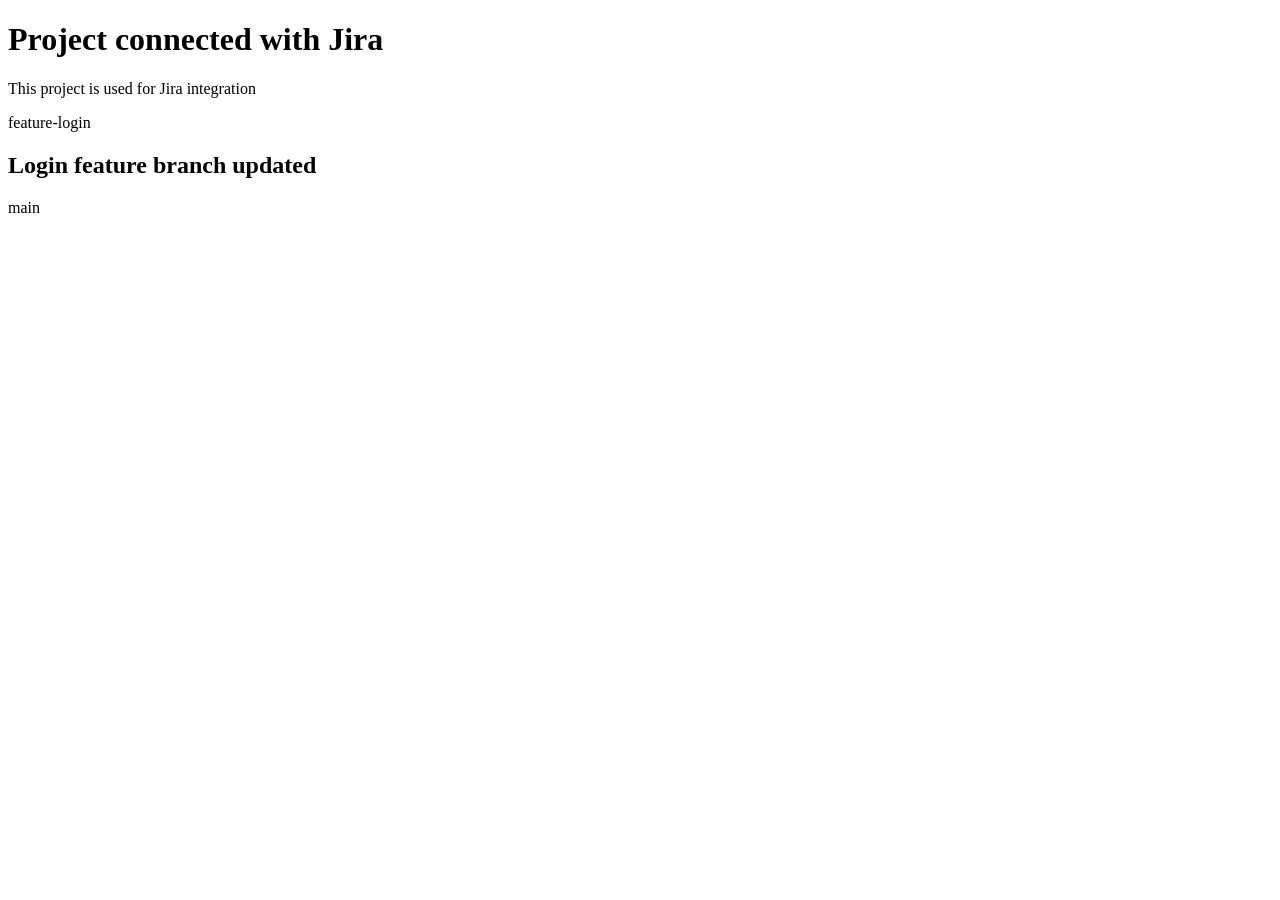
<file: index.html>
<!DOCTYPE html>
<html>
<head>
<title>Jira Project Demo</title>
</head>

<body>
<h1>Project connected with Jira</h1>
<p>This project is used for Jira integration</p>
</body>

</html>
 feature-login
<h2>Login feature branch updated</h2>
main
</file>
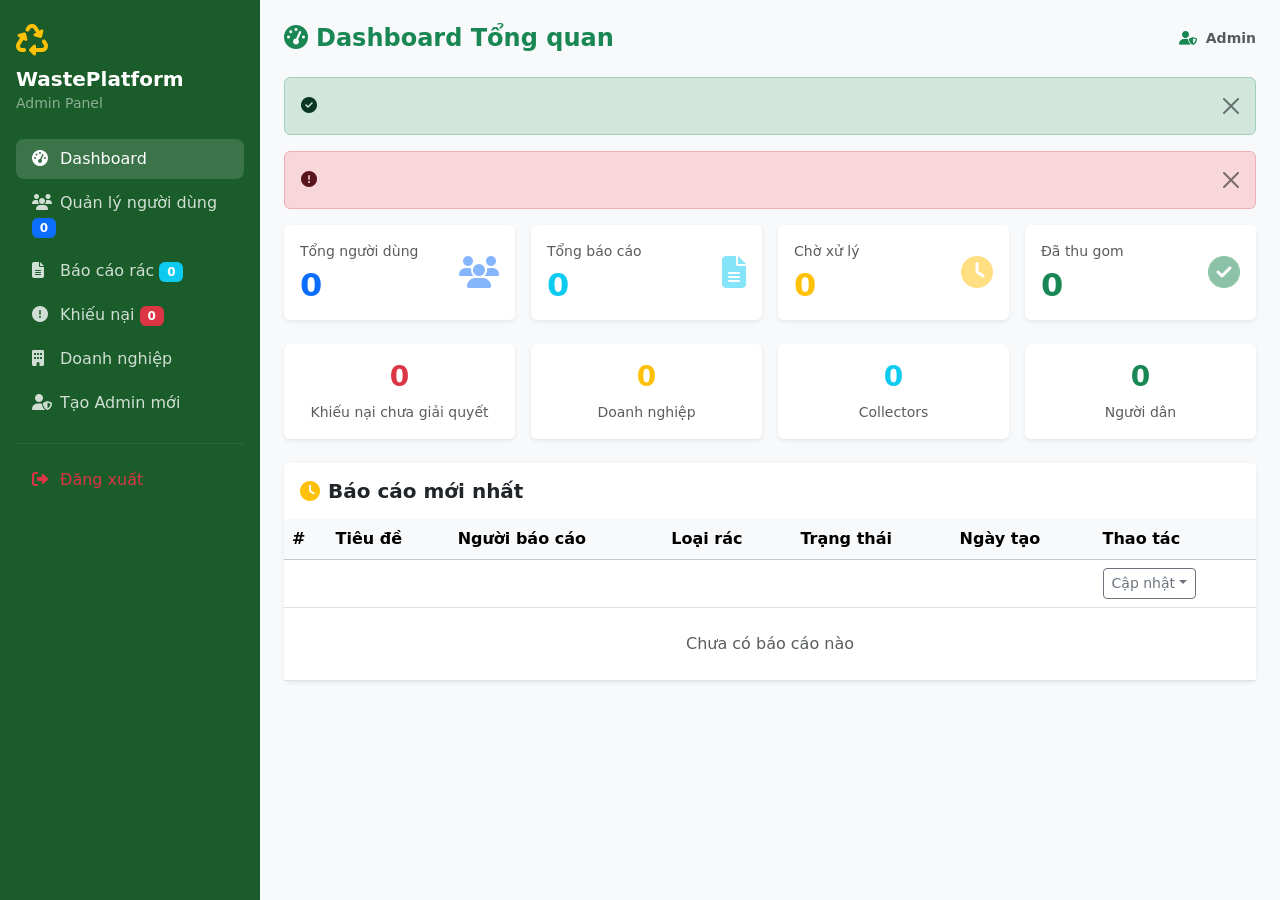
<file: src/main/resources/templates/admin/dashboard.html>
<!DOCTYPE html>
<html lang="vi" xmlns:th="http://www.thymeleaf.org">
<head>
    <meta charset="UTF-8"/>
    <meta name="viewport" content="width=device-width, initial-scale=1.0"/>
    <title>Admin Dashboard</title>
    <link href="https://cdn.jsdelivr.net/npm/bootstrap@5.3.0/dist/css/bootstrap.min.css" rel="stylesheet"/>
    <link href="https://cdnjs.cloudflare.com/ajax/libs/font-awesome/6.4.0/css/all.min.css" rel="stylesheet"/>
    <style>
        .stat-card { border-left: 4px solid; transition: transform 0.2s; }
        .stat-card:hover { transform: translateY(-3px); }
        .sidebar { background: #1a5c2a; min-height: 100vh; }
        .sidebar .nav-link { color: rgba(255,255,255,0.8); border-radius: 8px; margin-bottom: 4px; }
        .sidebar .nav-link:hover, .sidebar .nav-link.active { background: rgba(255,255,255,0.15); color: white; }
        .sidebar .nav-link i { width: 20px; }
        .main-content { background: #f8f9fa; min-height: 100vh; }
    </style>
</head>
<body>
<div class="d-flex">

    <!-- Sidebar -->
    <div class="sidebar p-3" style="width: 260px; position: fixed; top: 0; left: 0; z-index: 100;">
        <div class="text-white mb-4 pt-2">
            <i class="fas fa-recycle fa-2x text-warning"></i>
            <h5 class="fw-bold mt-2 mb-0">WastePlatform</h5>
            <small class="text-white-50">Admin Panel</small>
        </div>
        <nav class="nav flex-column">
            <a class="nav-link active" href="#" onclick="showSection('dashboard-section', this)">
                <i class="fas fa-tachometer-alt me-2"></i>Dashboard
            </a>
            <a class="nav-link" href="#" onclick="showSection('users-section', this)">
                <i class="fas fa-users me-2"></i>Quản lý người dùng
                <span class="badge bg-primary ms-auto" th:text="${totalUsers}">0</span>
            </a>
            <a class="nav-link" href="#" onclick="showSection('reports-section', this)">
                <i class="fas fa-file-alt me-2"></i>Báo cáo rác
                <span class="badge bg-info ms-auto" th:text="${totalReports}">0</span>
            </a>
            <a class="nav-link" href="#" onclick="showSection('complaints-section', this)">
                <i class="fas fa-exclamation-circle me-2"></i>Khiếu nại
                <span class="badge bg-danger ms-auto" th:text="${openComplaintsCount}">0</span>
            </a>
            <a class="nav-link" href="#" onclick="showSection('enterprises-section', this)">
                <i class="fas fa-building me-2"></i>Doanh nghiệp
            </a>
            <a class="nav-link" href="#" onclick="showSection('create-admin-section', this)">
                <i class="fas fa-user-shield me-2"></i>Tạo Admin mới
            </a>
            <hr class="border-secondary"/>
            <form th:action="@{/auth/logout}" method="post">
                <button type="submit" class="nav-link btn btn-link text-start w-100 text-danger">
                    <i class="fas fa-sign-out-alt me-2"></i>Đăng xuất
                </button>
            </form>
        </nav>
    </div>

    <!-- Main Content -->
    <div class="main-content flex-grow-1 p-4" style="margin-left: 260px;">

        <!-- Top bar -->
        <div class="d-flex justify-content-between align-items-center mb-4">
            <h4 class="fw-bold text-success mb-0" id="page-title">
                <i class="fas fa-tachometer-alt me-2"></i>Dashboard Tổng quan
            </h4>
            <span class="text-muted small">
                <i class="fas fa-user-shield me-1 text-success"></i>
                <strong th:text="${currentAdmin != null ? (currentAdmin.fullName != null ? currentAdmin.fullName : currentAdmin.username) : 'Admin'}">Admin</strong>
            </span>
        </div>

        <!-- Alerts -->
        <div th:if="${successMsg}" class="alert alert-success alert-dismissible fade show">
            <i class="fas fa-check-circle me-2"></i>
            <span th:text="${successMsg}"></span>
            <button type="button" class="btn-close" data-bs-dismiss="alert"></button>
        </div>
        <div th:if="${errorMsg}" class="alert alert-danger alert-dismissible fade show">
            <i class="fas fa-exclamation-circle me-2"></i>
            <span th:text="${errorMsg}"></span>
            <button type="button" class="btn-close" data-bs-dismiss="alert"></button>
        </div>

        <!-- ══ DASHBOARD ══ -->
        <div id="dashboard-section">
            <div class="row g-3 mb-4">
                <div class="col-md-3">
                    <div class="card border-0 shadow-sm stat-card border-primary p-3">
                        <div class="d-flex justify-content-between align-items-center">
                            <div>
                                <p class="text-muted small mb-1">Tổng người dùng</p>
                                <h2 class="fw-bold text-primary mb-0" th:text="${totalUsers}">0</h2>
                            </div>
                            <i class="fas fa-users fa-2x text-primary opacity-50"></i>
                        </div>
                    </div>
                </div>
                <div class="col-md-3">
                    <div class="card border-0 shadow-sm stat-card border-info p-3">
                        <div class="d-flex justify-content-between align-items-center">
                            <div>
                                <p class="text-muted small mb-1">Tổng báo cáo</p>
                                <h2 class="fw-bold text-info mb-0" th:text="${totalReports}">0</h2>
                            </div>
                            <i class="fas fa-file-alt fa-2x text-info opacity-50"></i>
                        </div>
                    </div>
                </div>
                <div class="col-md-3">
                    <div class="card border-0 shadow-sm stat-card border-warning p-3">
                        <div class="d-flex justify-content-between align-items-center">
                            <div>
                                <p class="text-muted small mb-1">Chờ xử lý</p>
                                <h2 class="fw-bold text-warning mb-0" th:text="${pendingReports}">0</h2>
                            </div>
                            <i class="fas fa-clock fa-2x text-warning opacity-50"></i>
                        </div>
                    </div>
                </div>
                <div class="col-md-3">
                    <div class="card border-0 shadow-sm stat-card border-success p-3">
                        <div class="d-flex justify-content-between align-items-center">
                            <div>
                                <p class="text-muted small mb-1">Đã thu gom</p>
                                <h2 class="fw-bold text-success mb-0" th:text="${collectedReports}">0</h2>
                            </div>
                            <i class="fas fa-check-circle fa-2x text-success opacity-50"></i>
                        </div>
                    </div>
                </div>
            </div>

            <div class="row g-3 mb-4">
                <div class="col-md-3">
                    <div class="card border-0 shadow-sm text-center p-3">
                        <h3 class="fw-bold text-danger" th:text="${openComplaintsCount}">0</h3>
                        <p class="text-muted small mb-0">Khiếu nại chưa giải quyết</p>
                    </div>
                </div>
                <div class="col-md-3">
                    <div class="card border-0 shadow-sm text-center p-3">
                        <h3 class="fw-bold text-warning" th:text="${totalEnterprise}">0</h3>
                        <p class="text-muted small mb-0">Doanh nghiệp</p>
                    </div>
                </div>
                <div class="col-md-3">
                    <div class="card border-0 shadow-sm text-center p-3">
                        <h3 class="fw-bold text-info" th:text="${totalCollector}">0</h3>
                        <p class="text-muted small mb-0">Collectors</p>
                    </div>
                </div>
                <div class="col-md-3">
                    <div class="card border-0 shadow-sm text-center p-3">
                        <h3 class="fw-bold text-success" th:text="${totalCitizen}">0</h3>
                        <p class="text-muted small mb-0">Người dân</p>
                    </div>
                </div>
            </div>

            <!-- Recent Reports -->
            <div class="card border-0 shadow-sm">
                <div class="card-header bg-white border-0 py-3">
                    <h5 class="fw-bold mb-0"><i class="fas fa-clock me-2 text-warning"></i>Báo cáo mới nhất</h5>
                </div>
                <div class="card-body p-0">
                    <div class="table-responsive">
                        <table class="table table-hover align-middle mb-0">
                            <thead class="table-light">
                                <tr><th>#</th><th>Tiêu đề</th><th>Người báo cáo</th><th>Loại rác</th><th>Trạng thái</th><th>Ngày tạo</th><th>Thao tác</th></tr>
                            </thead>
                            <tbody>
                                <tr th:each="report : ${recentReports}">
                                    <td th:text="${report.id}" class="text-muted small"></td>
                                    <td class="fw-semibold" th:text="${report.title}"></td>
                                    <td th:text="${report.citizen.fullName}"></td>
                                    <td><span class="badge bg-secondary" th:text="${report.wasteType.name}"></span></td>
                                    <td>
                                        <span class="badge rounded-pill"
                                              th:classappend="${report.status == 'PENDING'} ? 'bg-warning text-dark' :
                                                              (${report.status == 'COLLECTED'} ? 'bg-success' :
                                                              (${report.status == 'REJECTED'} ? 'bg-danger' : 'bg-info'))"
                                              th:text="${report.status}"></span>
                                    </td>
                                    <td class="text-muted small" th:text="${#temporals.format(report.createdAt, 'dd/MM/yyyy')}"></td>
                                    <td>
                                        <div class="dropdown">
                                            <button class="btn btn-sm btn-outline-secondary dropdown-toggle" type="button" data-bs-toggle="dropdown">Cập nhật</button>
                                            <ul class="dropdown-menu">
                                                <li th:each="s : ${ {'PENDING','ACCEPTED','ASSIGNED','ON_THE_WAY','COLLECTED','REJECTED'} }">
                                                    <form th:action="@{/admin/reports/{id}/status(id=${report.id})}" method="post">
                                                        <input type="hidden" name="status" th:value="${s}"/>
                                                        <button type="submit" class="dropdown-item" th:text="${s}"></button>
                                                    </form>
                                                </li>
                                            </ul>
                                        </div>
                                    </td>
                                </tr>
                                <tr th:if="${#lists.isEmpty(recentReports)}">
                                    <td colspan="7" class="text-center py-4 text-muted">Chưa có báo cáo nào</td>
                                </tr>
                            </tbody>
                        </table>
                    </div>
                </div>
            </div>
        </div>

        <!-- ══ USERS ══ -->
        <div id="users-section" class="d-none">
            <div class="card border-0 shadow-sm">
                <div class="card-header bg-white border-0 py-3 d-flex justify-content-between">
                    <h5 class="fw-bold mb-0"><i class="fas fa-users me-2 text-primary"></i>Quản lý người dùng</h5>
                    <select id="roleFilter" class="form-select form-select-sm" style="width:150px" onchange="filterUsers(this.value)">
                        <option value="all">Tất cả</option>
                        <option value="CITIZEN">Citizen</option>
                        <option value="COLLECTOR">Collector</option>
                        <option value="ENTERPRISE">Enterprise</option>
                        <option value="ADMIN">Admin</option>
                    </select>
                </div>
                <div class="card-body p-0">
                    <div class="table-responsive">
                        <table class="table table-hover align-middle mb-0" id="usersTable">
                            <thead class="table-light">
                                <tr><th>#</th><th>Username</th><th>Họ tên</th><th>Email</th><th>SĐT</th><th>Vai trò</th><th>Điểm</th><th>Trạng thái</th><th>Thao tác</th></tr>
                            </thead>
                            <tbody>
                                <tr th:each="u : ${allUsers}" th:attr="data-role=${u.role.name}">
                                    <td th:text="${u.id}" class="text-muted small"></td>
                                    <td class="fw-semibold" th:text="${u.username}"></td>
                                    <td th:text="${u.fullName}"></td>
                                    <td class="text-muted small" th:text="${u.email}"></td>
                                    <td class="text-muted small" th:text="${u.phone != null ? u.phone : '-'}"></td>
                                    <td>
                                        <span class="badge"
                                              th:classappend="${u.role.name == 'ADMIN'} ? 'bg-danger' :
                                                              (${u.role.name == 'CITIZEN'} ? 'bg-primary' :
                                                              (${u.role.name == 'ENTERPRISE'} ? 'bg-warning text-dark' : 'bg-info'))"
                                              th:text="${u.role.name}"></span>
                                    </td>
                                    <td th:text="${u.rewardPoints}"></td>
                                    <td>
                                        <span class="badge" th:classappend="${u.isActive} ? 'bg-success' : 'bg-secondary'"
                                              th:text="${u.isActive ? 'Active' : 'Inactive'}"></span>
                                    </td>
                                    <td>
                                        <div class="d-flex gap-1">
                                            <form th:action="@{/admin/users/{id}/toggle-active(id=${u.id})}" method="post">
                                                <button type="submit" class="btn btn-sm"
                                                        th:classappend="${u.isActive} ? 'btn-outline-danger' : 'btn-outline-success'"
                                                        th:text="${u.isActive ? 'Khóa' : 'Kích hoạt'}"></button>
                                            </form>
                                            <button class="btn btn-sm btn-outline-warning" data-bs-toggle="modal"
                                                    th:attr="data-bs-target='#changeRoleModal' + ${u.id}">
                                                <i class="fas fa-user-cog"></i>
                                            </button>
                                        </div>
                                    </td>
                                </tr>
                            </tbody>
                        </table>
                    </div>
                </div>
            </div>
        </div>

        <!-- ══ REPORTS ══ -->
        <div id="reports-section" class="d-none">
            <div class="card border-0 shadow-sm">
                <div class="card-header bg-white border-0 py-3">
                    <h5 class="fw-bold mb-0"><i class="fas fa-file-alt me-2 text-info"></i>Tất cả báo cáo rác</h5>
                </div>
                <div class="card-body p-0">
                    <div class="table-responsive">
                        <table class="table table-hover align-middle mb-0">
                            <thead class="table-light">
                                <tr><th>#</th><th>Tiêu đề</th><th>Người báo cáo</th><th>Loại rác</th><th>Địa chỉ</th><th>Trạng thái</th><th>Điểm</th><th>Ngày tạo</th><th>Thao tác</th></tr>
                            </thead>
                            <tbody>
                                <tr th:each="report : ${allReports}">
                                    <td th:text="${report.id}" class="text-muted small"></td>
                                    <td class="fw-semibold" th:text="${report.title}"></td>
                                    <td th:text="${report.citizen.fullName}"></td>
                                    <td><span class="badge bg-secondary" th:text="${report.wasteType.name}"></span></td>
                                    <td class="text-muted small" th:text="${report.address}"></td>
                                    <td>
                                        <span class="badge rounded-pill"
                                              th:classappend="${report.status == 'PENDING'} ? 'bg-warning text-dark' :
                                                              (${report.status == 'COLLECTED'} ? 'bg-success' :
                                                              (${report.status == 'REJECTED'} ? 'bg-danger' : 'bg-info'))"
                                              th:text="${report.status}"></span>
                                    </td>
                                    <td>
                                        <span class="text-success fw-bold" th:if="${report.rewardPointsEarned > 0}"
                                              th:text="'+' + ${report.rewardPointsEarned}"></span>
                                        <span class="text-muted" th:unless="${report.rewardPointsEarned > 0}">-</span>
                                    </td>
                                    <td class="text-muted small" th:text="${#temporals.format(report.createdAt, 'dd/MM/yyyy')}"></td>
                                    <td>
                                        <div class="dropdown">
                                            <button class="btn btn-sm btn-outline-secondary dropdown-toggle" type="button" data-bs-toggle="dropdown">Status</button>
                                            <ul class="dropdown-menu">
                                                <li th:each="s : ${ {'PENDING','ACCEPTED','ASSIGNED','ON_THE_WAY','COLLECTED','REJECTED'} }">
                                                    <form th:action="@{/admin/reports/{id}/status(id=${report.id})}" method="post">
                                                        <input type="hidden" name="status" th:value="${s}"/>
                                                        <button type="submit" class="dropdown-item" th:text="${s}"></button>
                                                    </form>
                                                </li>
                                            </ul>
                                        </div>
                                    </td>
                                </tr>
                                <tr th:if="${#lists.isEmpty(allReports)}">
                                    <td colspan="9" class="text-center py-4 text-muted">Chưa có báo cáo nào</td>
                                </tr>
                            </tbody>
                        </table>
                    </div>
                </div>
            </div>
        </div>

        <!-- ══ COMPLAINTS ══ -->
        <div id="complaints-section" class="d-none">
            <div class="card border-0 shadow-sm">
                <div class="card-header bg-white border-0 py-3 d-flex justify-content-between align-items-center">
                    <h5 class="fw-bold mb-0"><i class="fas fa-exclamation-circle me-2 text-danger"></i>Quản lý khiếu nại</h5>
                    <span class="badge bg-danger fs-6" th:text="'Chưa giải quyết: ' + ${openComplaintsCount}"></span>
                </div>
                <div class="card-body p-0">
                    <div th:if="${allComplaints == null or #lists.isEmpty(allComplaints)}" class="text-center py-5 text-muted">
                        <i class="fas fa-smile fa-3x mb-3 d-block text-success"></i>Không có khiếu nại nào!
                    </div>
                    <div class="table-responsive" th:unless="${allComplaints == null or #lists.isEmpty(allComplaints)}">
                        <table class="table table-hover align-middle mb-0">
                            <thead class="table-light">
                                <tr><th>#</th><th>Người khiếu nại</th><th>Tiêu đề</th><th>Nội dung</th><th>Trạng thái</th><th>Ngày</th><th>Thao tác</th></tr>
                            </thead>
                            <tbody>
                                <tr th:each="c : ${allComplaints}" th:classappend="${c.status == 'OPEN'} ? 'table-warning'">
                                    <td th:text="${c.id}" class="text-muted small"></td>
                                    <td>
                                        <span class="fw-semibold" th:text="${c.user.fullName}"></span><br>
                                        <small class="text-muted" th:text="${c.user.email}"></small>
                                    </td>
                                    <td class="fw-semibold" th:text="${c.subject}"></td>
                                    <td class="text-muted small" th:text="${c.content}"></td>
                                    <td>
                                        <span class="badge"
                                              th:classappend="${c.status == 'OPEN'} ? 'bg-danger' :
                                                              (${c.status == 'IN_REVIEW'} ? 'bg-warning text-dark' :
                                                              (${c.status == 'RESOLVED'} ? 'bg-success' : 'bg-secondary'))"
                                              th:text="${c.status == 'OPEN'} ? 'Chờ xử lý' :
                                                       (${c.status == 'IN_REVIEW'} ? 'Đang xem xét' :
                                                       (${c.status == 'RESOLVED'} ? 'Đã giải quyết' : 'Đã đóng'))">
                                        </span>
                                    </td>
                                    <td class="text-muted small" th:text="${#temporals.format(c.createdAt, 'dd/MM/yyyy')}"></td>
                                    <td>
                                        <button class="btn btn-sm btn-primary" data-bs-toggle="modal"
                                                th:attr="data-bs-target='#adminRespondModal' + ${c.id}">
                                            <i class="fas fa-reply me-1"></i>Xử lý
                                        </button>
                                    </td>
                                </tr>
                            </tbody>
                        </table>
                    </div>
                </div>
            </div>
        </div>

        <!-- ══ ENTERPRISES ══ -->
        <div id="enterprises-section" class="d-none">
            <div class="card border-0 shadow-sm">
                <div class="card-header bg-white border-0 py-3">
                    <h5 class="fw-bold mb-0"><i class="fas fa-building me-2 text-warning"></i>Quản lý doanh nghiệp</h5>
                </div>
                <div class="card-body p-0">
                    <div class="table-responsive">
                        <table class="table table-hover align-middle mb-0">
                            <thead class="table-light">
                                <tr><th>#</th><th>Tên công ty</th><th>Người đại diện</th><th>Email</th><th>Giấy phép</th><th>Xác minh</th><th>Thao tác</th></tr>
                            </thead>
                            <tbody>
                                <tr th:each="e : ${allEnterprises}">
                                    <td th:text="${e.id}" class="text-muted small"></td>
                                    <td class="fw-semibold" th:text="${e.companyName}"></td>
                                    <td th:text="${e.user.fullName}"></td>
                                    <td class="text-muted small" th:text="${e.user.email}"></td>
                                    <td class="text-muted small" th:text="${e.licenseNumber != null ? e.licenseNumber : '-'}"></td>
                                    <td>
                                        <span class="badge" th:classappend="${e.isVerified} ? 'bg-success' : 'bg-warning text-dark'"
                                              th:text="${e.isVerified ? 'Đã xác minh' : 'Chưa xác minh'}"></span>
                                    </td>
                                    <td>
                                        <form th:action="@{/admin/enterprises/{id}/verify(id=${e.id})}" method="post">
                                            <button type="submit" class="btn btn-sm"
                                                    th:classappend="${e.isVerified} ? 'btn-outline-danger' : 'btn-outline-success'"
                                                    th:text="${e.isVerified ? 'Hủy xác minh' : 'Xác minh'}"></button>
                                        </form>
                                    </td>
                                </tr>
                                <tr th:if="${#lists.isEmpty(allEnterprises)}">
                                    <td colspan="7" class="text-center py-4 text-muted">Chưa có doanh nghiệp nào</td>
                                </tr>
                            </tbody>
                        </table>
                    </div>
                </div>
            </div>
        </div>

        <!-- ══ CREATE ADMIN ══ -->
        <div id="create-admin-section" class="d-none">
            <div class="row justify-content-center">
                <div class="col-lg-6">
                    <div class="card border-0 shadow-sm mb-4">
                        <div class="card-header bg-danger text-white py-3">
                            <h5 class="fw-bold mb-0"><i class="fas fa-user-shield me-2"></i>Tạo tài khoản Admin mới</h5>
                        </div>
                        <div class="card-body p-4">
                            <form th:action="@{/admin/create-admin}" method="post" onsubmit="return validateAdminForm()">
                                <div class="mb-3">
                                    <label class="form-label fw-semibold">Username *</label>
                                    <input type="text" name="username" class="form-control" placeholder="Nhập username" required minlength="4"/>
                                </div>
                                <div class="mb-3">
                                    <label class="form-label fw-semibold">Email *</label>
                                    <input type="email" name="email" class="form-control" placeholder="Nhập email" required/>
                                </div>
                                <div class="mb-3">
                                    <label class="form-label fw-semibold">Họ và tên *</label>
                                    <input type="text" name="fullName" class="form-control" placeholder="Nhập họ tên" required/>
                                </div>
                                <div class="mb-3">
                                    <label class="form-label fw-semibold">Số điện thoại</label>
                                    <input type="text" name="phone" class="form-control" placeholder="Nhập SĐT"/>
                                </div>
                                <div class="mb-3">
                                    <label class="form-label fw-semibold">Mật khẩu *</label>
                                    <div class="input-group">
                                        <input type="password" name="password" id="adminPassword" class="form-control"
                                               placeholder="Ít nhất 6 ký tự" required minlength="6"/>
                                        <button type="button" class="btn btn-outline-secondary" onclick="togglePassword()">
                                            <i class="fas fa-eye" id="eyeIcon"></i>
                                        </button>
                                    </div>
                                </div>
                                <div class="mb-4">
                                    <label class="form-label fw-semibold">Xác nhận mật khẩu *</label>
                                    <input type="password" name="confirmPassword" id="confirmPassword" class="form-control"
                                           placeholder="Nhập lại mật khẩu" required minlength="6" oninput="checkPasswordMatch()"/>
                                    <div id="passwordMatch" class="form-text"></div>
                                </div>
                                <div class="alert alert-warning small">
                                    <i class="fas fa-exclamation-triangle me-1"></i>
                                    Tài khoản Admin có toàn quyền quản trị. Chỉ tạo cho người tin cậy!
                                </div>
                                <button type="submit" class="btn btn-danger w-100 fw-bold" id="createAdminBtn">
                                    <i class="fas fa-user-shield me-2"></i>Tạo tài khoản Admin
                                </button>
                            </form>
                        </div>
                    </div>

                    <!-- Danh sách Admin -->
                    <div class="card border-0 shadow-sm">
                        <div class="card-header bg-white border-0 py-3">
                            <h5 class="fw-bold mb-0"><i class="fas fa-shield-alt me-2 text-danger"></i>Danh sách Admin</h5>
                        </div>
                        <div class="card-body p-0">
                            <table class="table table-hover align-middle mb-0">
                                <thead class="table-light">
                                    <tr><th>Username</th><th>Họ tên</th><th>Email</th><th>Trạng thái</th><th>Thao tác</th></tr>
                                </thead>
                                <tbody>
                                    <tr th:each="u : ${allUsers}" th:if="${u.role.name == 'ADMIN'}">
                                        <td class="fw-semibold" th:text="${u.username}"></td>
                                        <td th:text="${u.fullName}"></td>
                                        <td class="text-muted small" th:text="${u.email}"></td>
                                        <td>
                                            <span class="badge" th:classappend="${u.isActive} ? 'bg-success' : 'bg-secondary'"
                                                  th:text="${u.isActive ? 'Active' : 'Inactive'}"></span>
                                        </td>
                                        <td>
                                            <form th:action="@{/admin/users/{id}/toggle-active(id=${u.id})}" method="post">
                                                <button type="submit" class="btn btn-sm"
                                                        th:classappend="${u.isActive} ? 'btn-outline-danger' : 'btn-outline-success'"
                                                        th:text="${u.isActive ? 'Khóa' : 'Kích hoạt'}"></button>
                                            </form>
                                        </td>
                                    </tr>
                                </tbody>
                            </table>
                        </div>
                    </div>
                </div>
            </div>
        </div>

    </div>
</div>

<!-- Change Role Modals -->
<div th:each="u : ${allUsers}">
    <div class="modal fade" th:id="'changeRoleModal' + ${u.id}" tabindex="-1">
        <div class="modal-dialog modal-sm">
            <div class="modal-content">
                <div class="modal-header">
                    <h5 class="modal-title">Đổi vai trò</h5>
                    <button type="button" class="btn-close" data-bs-dismiss="modal"></button>
                </div>
                <form th:action="@{/admin/users/{id}/change-role(id=${u.id})}" method="post">
                    <div class="modal-body">
                        <p class="fw-semibold" th:text="${u.username}"></p>
                        <select name="roleName" class="form-select">
                            <option value="CITIZEN" th:selected="${u.role.name == 'CITIZEN'}">CITIZEN</option>
                            <option value="COLLECTOR" th:selected="${u.role.name == 'COLLECTOR'}">COLLECTOR</option>
                            <option value="ENTERPRISE" th:selected="${u.role.name == 'ENTERPRISE'}">ENTERPRISE</option>
                            <option value="ADMIN" th:selected="${u.role.name == 'ADMIN'}">ADMIN</option>
                        </select>
                    </div>
                    <div class="modal-footer">
                        <button type="button" class="btn btn-secondary btn-sm" data-bs-dismiss="modal">Hủy</button>
                        <button type="submit" class="btn btn-warning btn-sm">Cập nhật</button>
                    </div>
                </form>
            </div>
        </div>
    </div>
</div>

<!-- Complaint Modals -->
<div th:each="c : ${allComplaints}">
    <div class="modal fade" th:id="'adminRespondModal' + ${c.id}" tabindex="-1">
        <div class="modal-dialog">
            <div class="modal-content">
                <div class="modal-header bg-danger text-white">
                    <h5 class="modal-title"><i class="fas fa-gavel me-2"></i>Xử lý khiếu nại #<span th:text="${c.id}"></span></h5>
                    <button type="button" class="btn-close btn-close-white" data-bs-dismiss="modal"></button>
                </div>
                <form th:action="@{/admin/complaints/{id}/resolve(id=${c.id})}" method="post">
                    <div class="modal-body">
                        <div class="p-3 bg-light rounded mb-3">
                            <small class="text-muted">Người khiếu nại:</small>
                            <p class="fw-semibold mb-1" th:text="${c.user.fullName}"></p>
                            <small class="text-muted">Nội dung:</small>
                            <p class="mb-0" th:text="${c.content}"></p>
                        </div>
                        <div class="mb-3">
                            <label class="form-label fw-semibold">Quyết định *</label>
                            <select name="status" class="form-select" required>
                                <option value="IN_REVIEW">Đang xem xét</option>
                                <option value="RESOLVED">Đã giải quyết</option>
                                <option value="CLOSED">Đóng - Bác bỏ</option>
                            </select>
                        </div>
                        <div class="mb-3">
                            <label class="form-label fw-semibold">Phản hồi *</label>
                            <textarea name="adminResponse" class="form-control" rows="4"
                                      placeholder="Nhập phản hồi..." required></textarea>
                        </div>
                    </div>
                    <div class="modal-footer">
                        <button type="button" class="btn btn-secondary" data-bs-dismiss="modal">Hủy</button>
                        <button type="submit" class="btn btn-danger"><i class="fas fa-gavel me-1"></i>Xác nhận</button>
                    </div>
                </form>
            </div>
        </div>
    </div>
</div>

<script src="https://cdn.jsdelivr.net/npm/bootstrap@5.3.0/dist/js/bootstrap.bundle.min.js"></script>
<script>
    function showSection(sectionId, link) {
        document.querySelectorAll('[id$="-section"]').forEach(s => s.classList.add('d-none'));
        document.getElementById(sectionId).classList.remove('d-none');
        document.querySelectorAll('.sidebar .nav-link').forEach(l => l.classList.remove('active'));
        link.classList.add('active');
        const titles = {
            'dashboard-section': '<i class="fas fa-tachometer-alt me-2"></i>Dashboard Tổng quan',
            'users-section': '<i class="fas fa-users me-2"></i>Quản lý người dùng',
            'reports-section': '<i class="fas fa-file-alt me-2"></i>Báo cáo rác',
            'complaints-section': '<i class="fas fa-exclamation-circle me-2"></i>Khiếu nại',
            'enterprises-section': '<i class="fas fa-building me-2"></i>Doanh nghiệp',
            'create-admin-section': '<i class="fas fa-user-shield me-2"></i>Tạo Admin mới'
        };
        document.getElementById('page-title').innerHTML = titles[sectionId] || '';
        return false;
    }

    function filterUsers(role) {
        document.querySelectorAll('#usersTable tbody tr').forEach(row => {
            row.style.display = (role === 'all' || row.dataset.role === role) ? '' : 'none';
        });
    }

    function togglePassword() {
        const input = document.getElementById('adminPassword');
        const icon = document.getElementById('eyeIcon');
        if (input.type === 'password') {
            input.type = 'text';
            icon.classList.replace('fa-eye', 'fa-eye-slash');
        } else {
            input.type = 'password';
            icon.classList.replace('fa-eye-slash', 'fa-eye');
        }
    }

    function checkPasswordMatch() {
        const pwd = document.getElementById('adminPassword').value;
        const confirm = document.getElementById('confirmPassword').value;
        const msg = document.getElementById('passwordMatch');
        const btn = document.getElementById('createAdminBtn');
        if (!confirm) { msg.innerHTML = ''; return; }
        if (pwd === confirm) {
            msg.innerHTML = '<span class="text-success"><i class="fas fa-check me-1"></i>Mật khẩu khớp</span>';
            btn.disabled = false;
        } else {
            msg.innerHTML = '<span class="text-danger"><i class="fas fa-times me-1"></i>Mật khẩu không khớp</span>';
            btn.disabled = true;
        }
    }

    function validateAdminForm() {
        const pwd = document.getElementById('adminPassword').value;
        const confirm = document.getElementById('confirmPassword').value;
        if (pwd !== confirm) { alert('Mật khẩu không khớp!'); return false; }
        return true;
    }
</script>
</body>
</html>
</file>
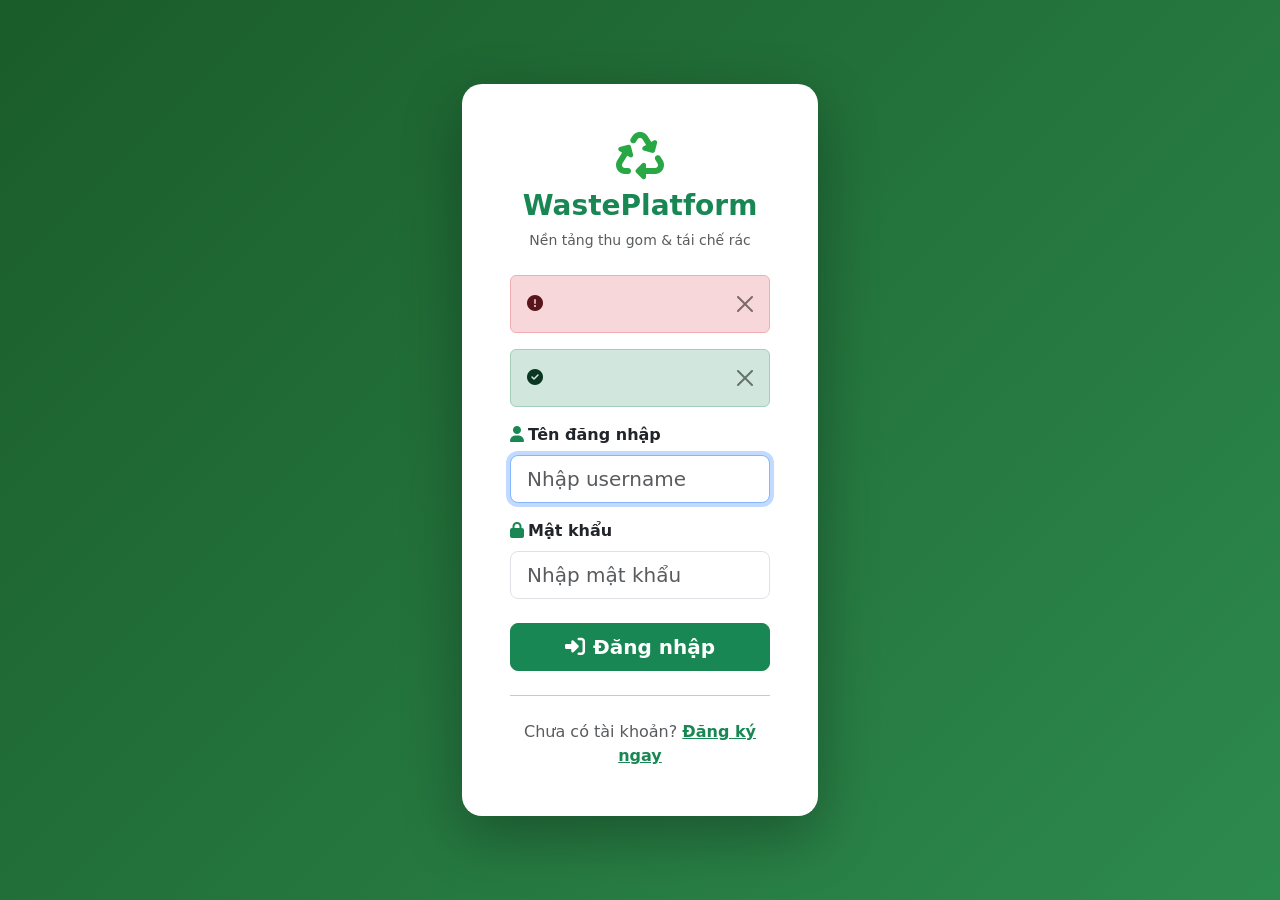
<file: src/main/resources/templates/auth/login.html>
<!DOCTYPE html>
<html lang="vi" xmlns:th="http://www.thymeleaf.org">
<head>
    <meta charset="UTF-8"/>
    <meta name="viewport" content="width=device-width, initial-scale=1.0"/>
    <title>Đăng nhập - WastePlatform</title>
    <link href="https://cdn.jsdelivr.net/npm/bootstrap@5.3.0/dist/css/bootstrap.min.css" rel="stylesheet"/>
    <link href="https://cdnjs.cloudflare.com/ajax/libs/font-awesome/6.4.0/css/all.min.css" rel="stylesheet"/>
    <style>
        body { background: linear-gradient(135deg, #1a5c2a 0%, #2d8a4e 100%); min-height: 100vh; }
        .login-card { border-radius: 20px; box-shadow: 0 20px 60px rgba(0,0,0,0.3); }
        .brand-icon { font-size: 3rem; color: #28a745; }
    </style>
</head>
<body class="d-flex align-items-center justify-content-center">
<div class="container">
    <div class="row justify-content-center">
        <div class="col-md-5 col-lg-4">
            <div class="card login-card border-0">
                <div class="card-body p-5">
                    <div class="text-center mb-4">
                        <i class="fas fa-recycle brand-icon"></i>
                        <h3 class="fw-bold mt-2 text-success">WastePlatform</h3>
                        <p class="text-muted small">Nền tảng thu gom & tái chế rác</p>
                    </div>

                    <!-- Alert messages -->
                    <div th:if="${errorMsg}" class="alert alert-danger alert-dismissible fade show" role="alert">
                        <i class="fas fa-exclamation-circle me-2"></i>
                        <span th:text="${errorMsg}"></span>
                        <button type="button" class="btn-close" data-bs-dismiss="alert"></button>
                    </div>
                    <div th:if="${successMsg}" class="alert alert-success alert-dismissible fade show" role="alert">
                        <i class="fas fa-check-circle me-2"></i>
                        <span th:text="${successMsg}"></span>
                        <button type="button" class="btn-close" data-bs-dismiss="alert"></button>
                    </div>

                    <!-- Login Form -->
                    <form th:action="@{/auth/login}" method="post">
                        <div class="mb-3">
                            <label class="form-label fw-semibold">
                                <i class="fas fa-user me-1 text-success"></i>Tên đăng nhập
                            </label>
                            <input type="text" name="username" class="form-control form-control-lg"
                                   placeholder="Nhập username" required autofocus/>
                        </div>
                        <div class="mb-4">
                            <label class="form-label fw-semibold">
                                <i class="fas fa-lock me-1 text-success"></i>Mật khẩu
                            </label>
                            <input type="password" name="password" class="form-control form-control-lg"
                                   placeholder="Nhập mật khẩu" required/>
                        </div>
                        <button type="submit" class="btn btn-success btn-lg w-100 fw-bold">
                            <i class="fas fa-sign-in-alt me-2"></i>Đăng nhập
                        </button>
                    </form>

                    <hr class="my-4"/>
                    <div class="text-center">
                        <p class="text-muted mb-0">Chưa có tài khoản?
                            <a th:href="@{/auth/register}" class="text-success fw-bold">Đăng ký ngay</a>
                        </p>
                    </div>

                </div>
            </div>
        </div>
    </div>
</div>
<script src="https://cdn.jsdelivr.net/npm/bootstrap@5.3.0/dist/js/bootstrap.bundle.min.js"></script>
</body>
</html>
</file>
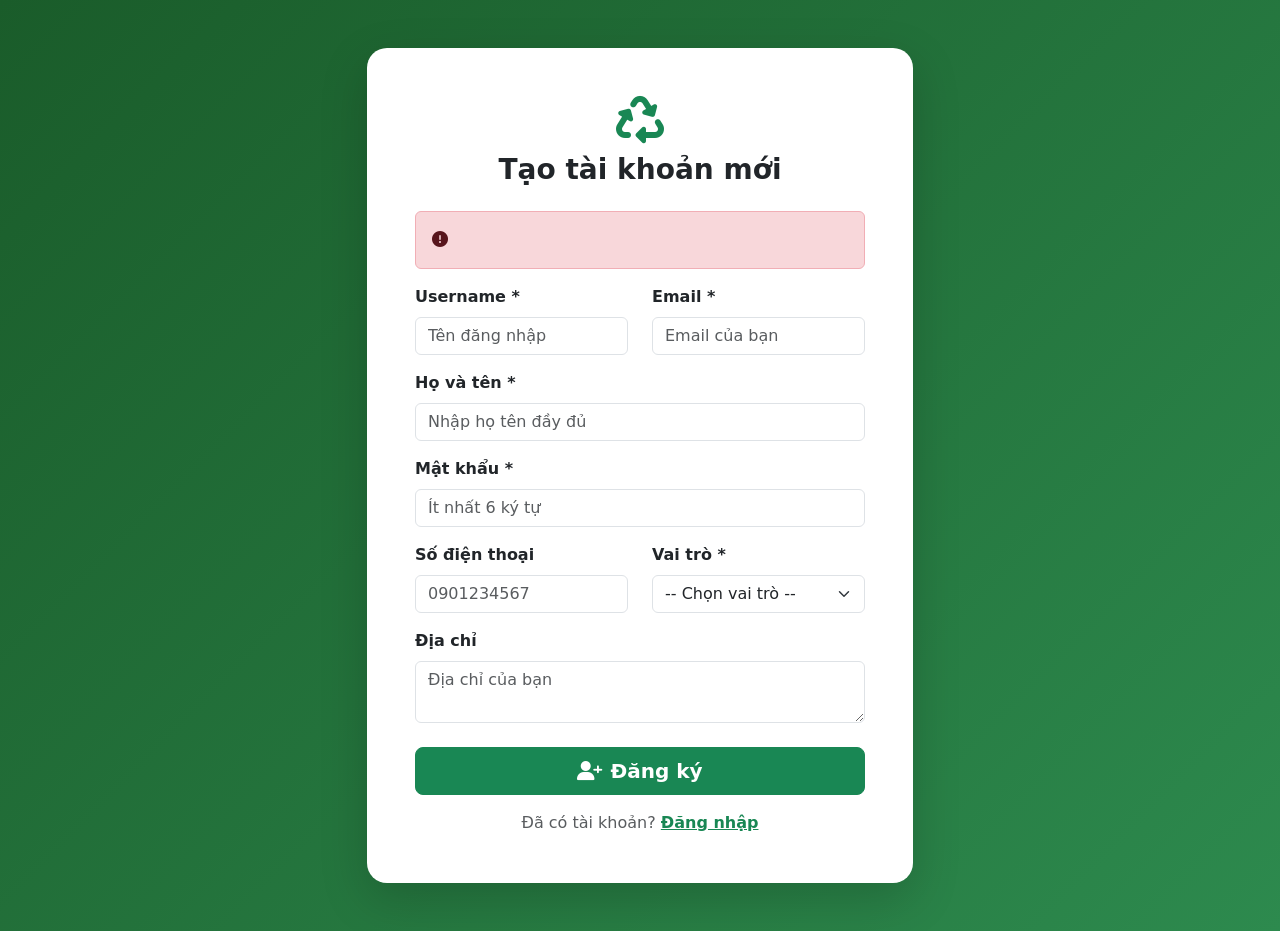
<file: src/main/resources/templates/auth/register.html>
<!DOCTYPE html>
<html lang="vi" xmlns:th="http://www.thymeleaf.org">
<head>
    <meta charset="UTF-8"/>
    <meta name="viewport" content="width=device-width, initial-scale=1.0"/>
    <title>Đăng ký - WastePlatform</title>
    <link href="https://cdn.jsdelivr.net/npm/bootstrap@5.3.0/dist/css/bootstrap.min.css" rel="stylesheet"/>
    <link href="https://cdnjs.cloudflare.com/ajax/libs/font-awesome/6.4.0/css/all.min.css" rel="stylesheet"/>
    <style>
        body { background: linear-gradient(135deg, #1a5c2a 0%, #2d8a4e 100%); min-height: 100vh; }
        .register-card { border-radius: 20px; }
    </style>
</head>
<body class="d-flex align-items-center justify-content-center py-5">
<div class="container">
    <div class="row justify-content-center">
        <div class="col-md-7 col-lg-6">
            <div class="card register-card border-0 shadow-lg">
                <div class="card-body p-5">
                    <div class="text-center mb-4">
                        <i class="fas fa-recycle fa-3x text-success"></i>
                        <h3 class="fw-bold mt-2">Tạo tài khoản mới</h3>
                    </div>

                    <div th:if="${errorMsg}" class="alert alert-danger">
                        <i class="fas fa-exclamation-circle me-2"></i>
                        <span th:text="${errorMsg}"></span>
                    </div>

                    <form th:action="@{/auth/register}" method="post"
                          th:object="${registerRequest}" novalidate>

                        <div class="row">
                            <div class="col-md-6 mb-3">
                                <label class="form-label fw-semibold">Username *</label>
                                <input type="text" th:field="*{username}" class="form-control"
                                       th:classappend="${#fields.hasErrors('username')} ? 'is-invalid'"
                                       placeholder="Tên đăng nhập"/>
                                <div class="invalid-feedback" th:errors="*{username}"></div>
                            </div>
                            <div class="col-md-6 mb-3">
                                <label class="form-label fw-semibold">Email *</label>
                                <input type="email" th:field="*{email}" class="form-control"
                                       th:classappend="${#fields.hasErrors('email')} ? 'is-invalid'"
                                       placeholder="Email của bạn"/>
                                <div class="invalid-feedback" th:errors="*{email}"></div>
                            </div>
                        </div>

                        <div class="mb-3">
                            <label class="form-label fw-semibold">Họ và tên *</label>
                            <input type="text" th:field="*{fullName}" class="form-control"
                                   th:classappend="${#fields.hasErrors('fullName')} ? 'is-invalid'"
                                   placeholder="Nhập họ tên đầy đủ"/>
                            <div class="invalid-feedback" th:errors="*{fullName}"></div>
                        </div>

                        <div class="mb-3">
                            <label class="form-label fw-semibold">Mật khẩu *</label>
                            <input type="password" th:field="*{password}" class="form-control"
                                   th:classappend="${#fields.hasErrors('password')} ? 'is-invalid'"
                                   placeholder="Ít nhất 6 ký tự"/>
                            <div class="invalid-feedback" th:errors="*{password}"></div>
                        </div>

                        <div class="row">
                            <div class="col-md-6 mb-3">
                                <label class="form-label fw-semibold">Số điện thoại</label>
                                <input type="text" th:field="*{phone}" class="form-control"
                                       placeholder="0901234567"/>
                            </div>
                            <div class="col-md-6 mb-3">
                                <label class="form-label fw-semibold">Vai trò *</label>
                                <select th:field="*{role}" class="form-select"
                                        th:classappend="${#fields.hasErrors('role')} ? 'is-invalid'">
                                    <option value="">-- Chọn vai trò --</option>
                                    <option value="CITIZEN">🏠 Người dân (Citizen)</option>
                                    <option value="ENTERPRISE">🏭 Doanh nghiệp tái chế</option>
                                    <option value="COLLECTOR">🚛 Nhân viên thu gom</option>
                                </select>
                                <div class="invalid-feedback" th:errors="*{role}"></div>
                            </div>
                        </div>

                        <div class="mb-4">
                            <label class="form-label fw-semibold">Địa chỉ</label>
                            <textarea th:field="*{address}" class="form-control" rows="2"
                                      placeholder="Địa chỉ của bạn"></textarea>
                        </div>

                        <button type="submit" class="btn btn-success btn-lg w-100 fw-bold">
                            <i class="fas fa-user-plus me-2"></i>Đăng ký
                        </button>
                    </form>

                    <div class="text-center mt-3">
                        <p class="text-muted mb-0">Đã có tài khoản?
                            <a th:href="@{/auth/login}" class="text-success fw-bold">Đăng nhập</a>
                        </p>
                    </div>
                </div>
            </div>
        </div>
    </div>
</div>
<script src="https://cdn.jsdelivr.net/npm/bootstrap@5.3.0/dist/js/bootstrap.bundle.min.js"></script>
</body>
</html>
</file>
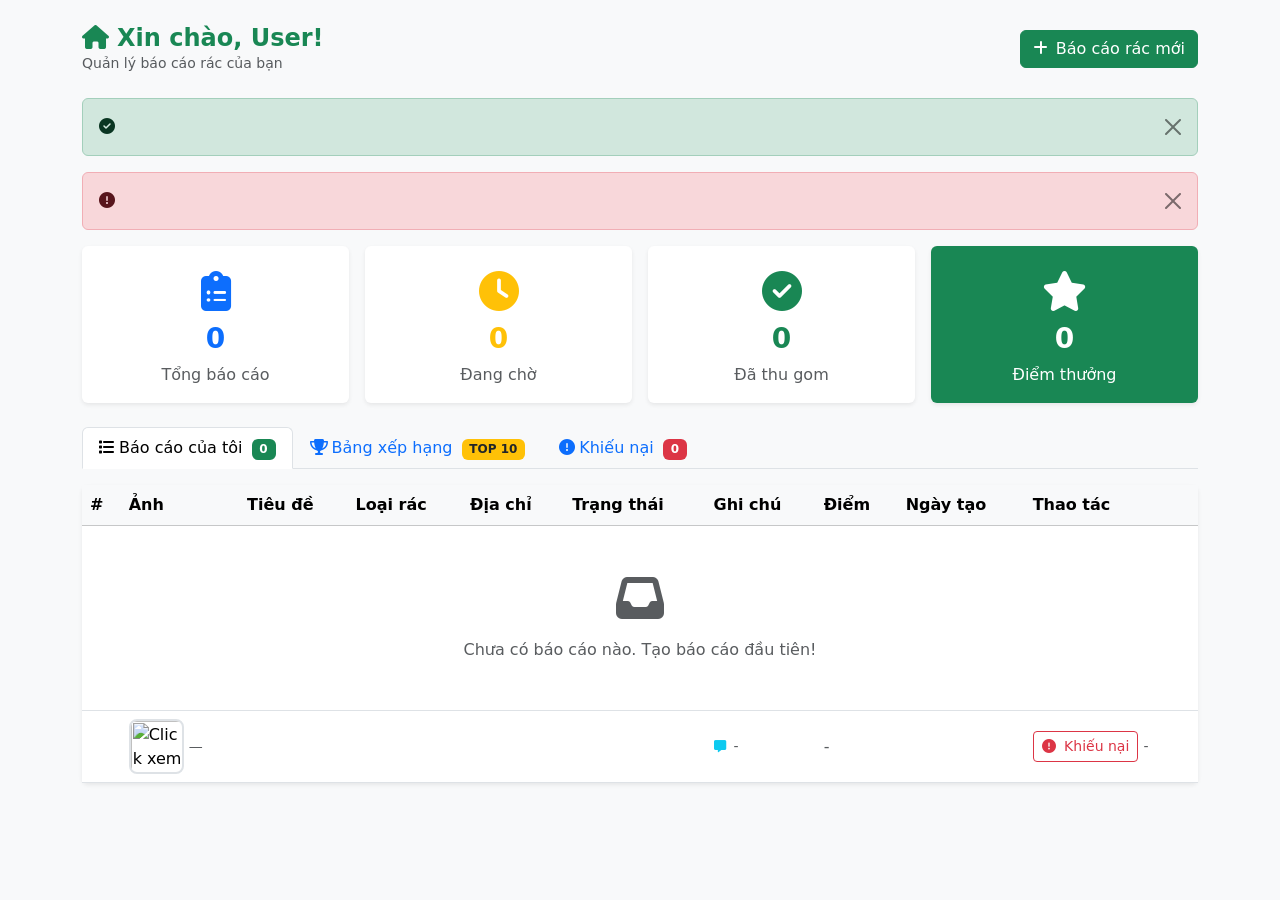
<file: src/main/resources/templates/citizen/dashboard.html>
<!DOCTYPE html>
<html lang="vi" xmlns:th="http://www.thymeleaf.org">
<head>
    <meta charset="UTF-8"/>
    <meta name="viewport" content="width=device-width, initial-scale=1.0"/>
    <title>Dashboard - Citizen</title>
    <link href="https://cdn.jsdelivr.net/npm/bootstrap@5.3.0/dist/css/bootstrap.min.css" rel="stylesheet"/>
    <link href="https://cdnjs.cloudflare.com/ajax/libs/font-awesome/6.4.0/css/all.min.css" rel="stylesheet"/>
    <link th:href="@{/css/style.css}" rel="stylesheet"/>
    <style>
        .rank-1 { background: linear-gradient(135deg, #ffd700, #ffecb3); }
        .rank-2 { background: linear-gradient(135deg, #c0c0c0, #e8e8e8); }
        .rank-3 { background: linear-gradient(135deg, #cd7f32, #e8c99a); }
        .rank-badge {
            width: 36px; height: 36px; border-radius: 50%;
            display: flex; align-items: center; justify-content: center;
            font-weight: bold; font-size: 1rem;
        }
        .rank-badge.gold   { background: #ffd700; color: #7d6000; }
        .rank-badge.silver { background: #c0c0c0; color: #444; }
        .rank-badge.bronze { background: #cd7f32; color: #fff; }
        .rank-badge.normal { background: #e9ecef; color: #555; }
        .my-rank-card {
            background: linear-gradient(135deg, #198754, #2ecc71);
            color: white; border-radius: 12px;
        }
        .leaderboard-row { transition: transform 0.15s; }
        .leaderboard-row:hover { transform: translateX(4px); }
        .leaderboard-row.is-me { background: rgba(25,135,84,0.08); font-weight: 600; }
    </style>
</head>
<body class="bg-light">
    <nav th:replace="~{layout/navbar :: navbar}"></nav>

    <div class="container py-4">

        <!-- Header -->
        <div class="d-flex justify-content-between align-items-center mb-4">
            <div>
                <h4 class="fw-bold text-success mb-0">
                    <i class="fas fa-home me-2"></i>Xin chào,
                    <span th:text="${user.fullName != null ? user.fullName : user.username}">User</span>!
                </h4>
                <p class="text-muted small mb-0">Quản lý báo cáo rác của bạn</p>
            </div>
            <a th:href="@{/citizen/report-form}" class="btn btn-success">
                <i class="fas fa-plus me-2"></i>Báo cáo rác mới
            </a>
        </div>

        <!-- Alerts -->
        <div th:if="${successMsg}" class="alert alert-success alert-dismissible fade show">
            <i class="fas fa-check-circle me-2"></i>
            <span th:text="${successMsg}"></span>
            <button type="button" class="btn-close" data-bs-dismiss="alert"></button>
        </div>
        <div th:if="${errorMsg}" class="alert alert-danger alert-dismissible fade show">
            <i class="fas fa-exclamation-circle me-2"></i>
            <span th:text="${errorMsg}"></span>
            <button type="button" class="btn-close" data-bs-dismiss="alert"></button>
        </div>

        <!-- Stats Cards -->
        <div class="row g-3 mb-4">
            <div class="col-md-3">
                <div class="card border-0 shadow-sm text-center p-3">
                    <div class="text-primary fs-1"><i class="fas fa-clipboard-list"></i></div>
                    <h3 class="fw-bold text-primary" th:text="${totalReports}">0</h3>
                    <p class="text-muted mb-0">Tổng báo cáo</p>
                </div>
            </div>
            <div class="col-md-3">
                <div class="card border-0 shadow-sm text-center p-3">
                    <div class="text-warning fs-1"><i class="fas fa-clock"></i></div>
                    <h3 class="fw-bold text-warning" th:text="${pendingCount}">0</h3>
                    <p class="text-muted mb-0">Đang chờ</p>
                </div>
            </div>
            <div class="col-md-3">
                <div class="card border-0 shadow-sm text-center p-3">
                    <div class="text-success fs-1"><i class="fas fa-check-circle"></i></div>
                    <h3 class="fw-bold text-success" th:text="${collectedCount}">0</h3>
                    <p class="text-muted mb-0">Đã thu gom</p>
                </div>
            </div>
            <div class="col-md-3">
                <div class="card border-0 shadow-sm text-center p-3 bg-success text-white">
                    <div class="fs-1"><i class="fas fa-star"></i></div>
                    <h3 class="fw-bold" th:text="${user.rewardPoints}">0</h3>
                    <p class="mb-0">Điểm thưởng</p>
                </div>
            </div>
        </div>

        <!-- Tabs -->
        <ul class="nav nav-tabs mb-3">
            <li class="nav-item">
                <a class="nav-link active" data-bs-toggle="tab" href="#reports-tab">
                    <i class="fas fa-list me-1"></i>Báo cáo của tôi
                    <span class="badge bg-success ms-1" th:text="${totalReports}">0</span>
                </a>
            </li>
            <li class="nav-item">
                <a class="nav-link" data-bs-toggle="tab" href="#leaderboard-tab">
                    <i class="fas fa-trophy me-1"></i>Bảng xếp hạng
                    <span class="badge bg-warning text-dark ms-1">TOP 10</span>
                </a>
            </li>
            <li class="nav-item">
                <a class="nav-link" data-bs-toggle="tab" href="#complaints-tab">
                    <i class="fas fa-exclamation-circle me-1"></i>Khiếu nại
                    <span class="badge bg-danger ms-1"
                          th:text="${complaints != null ? #lists.size(complaints) : 0}">0</span>
                </a>
            </li>
        </ul>

        <div class="tab-content">

            <!-- ══ Tab: Báo cáo ══ -->
            <div class="tab-pane fade show active" id="reports-tab">
                <div class="card border-0 shadow-sm">
                    <div class="card-body p-0">
                        <div class="table-responsive">
                            <table class="table table-hover align-middle mb-0">
                                <thead class="table-light">
								    <tr>
								        <th>#</th>
								        <th>Ảnh</th>
								        <th>Tiêu đề</th>
								        <th>Loại rác</th>
								        <th>Địa chỉ</th>
								        <th>Trạng thái</th>
								        <th>Ghi chú</th>
								        <th>Điểm</th>
								        <th>Ngày tạo</th>
								        <th>Thao tác</th>
								    </tr>
								</thead>
								<tbody>
								    <tr th:if="${#lists.isEmpty(reports)}">
								        <td colspan="10" class="text-center py-5 text-muted">
								            <i class="fas fa-inbox fa-3x mb-3 d-block"></i>
								            Chưa có báo cáo nào.
								            <a th:href="@{/citizen/report-form}">Tạo báo cáo đầu tiên!</a>
								        </td>
								    </tr>
								
								    <tr th:each="report : ${reports}">
								
								        <!-- # -->
								        <td th:text="${report.id}" class="text-muted small"></td>
								
								        <!-- Ảnh -->
								        <td>
								            <img th:if="${report.imageUrl != null}"
								                 th:src="${report.imageUrl}"
								                 style="width:55px;height:55px;object-fit:cover;border-radius:8px;cursor:pointer;border:2px solid #dee2e6;"
								                 data-bs-toggle="modal"
								                 th:attr="data-bs-target='#imgModal' + ${report.id}"
								                 title="Click xem ảnh lớn"/>
								
								            <span th:unless="${report.imageUrl != null}"
								                  class="text-muted small">—</span>
								        </td>
								
								        <!-- Tiêu đề -->
								        <td class="fw-semibold"
								            th:text="${report.title}"></td>
								
								        <!-- Loại rác -->
								        <td>
								            <span class="badge"
								                  th:classappend="${report.wasteType.category == 'ORGANIC'} ? 'bg-success' :
								                                  (${report.wasteType.category == 'RECYCLABLE'} ? 'bg-info' :
								                                  (${report.wasteType.category == 'HAZARDOUS'} ? 'bg-danger' : 'bg-secondary'))"
								                  th:text="${report.wasteType.name}">
								            </span>
								        </td>
								
								        <!-- Địa chỉ -->
								        <td class="text-muted small"
								            th:text="${report.address}"></td>
								
								        <!-- Trạng thái -->
								        <td>
								            <span class="badge rounded-pill"
								                  th:classappend="${report.status == 'PENDING'} ? 'bg-warning text-dark' :
								                                  (${report.status == 'COLLECTED'} ? 'bg-success' :
								                                  (${report.status == 'REJECTED'} ? 'bg-danger' :
								                                  (${report.status == 'ON_THE_WAY'} ? 'bg-info' :
								                                  (${report.status == 'ASSIGNED'} ? 'bg-primary' : 'bg-secondary'))))"
								                  th:text="${report.status}">
								            </span>
								        </td>
								
								        <!-- Ghi chú -->
								        <td class="text-muted small">
								
								            <span th:if="${report.citizenNote != null and !report.citizenNote.isEmpty()}"
								                  class="text-info small">
								
								                <i class="fas fa-comment-alt me-1"></i>
								
								                <span th:text="${report.citizenNote}"></span>
								            </span>
								
								            <span th:unless="${report.citizenNote != null and !report.citizenNote.isEmpty()}"
								                  class="text-muted">
								                -
								            </span>
								
								        </td>
								
								        <!-- Điểm -->
								        <td>
								
								            <span class="text-success fw-bold"
								                  th:if="${report.rewardPointsEarned > 0}"
								                  th:text="'+' + ${report.rewardPointsEarned} + ' pts'">
								            </span>
								
								            <span class="text-muted"
								                  th:unless="${report.rewardPointsEarned > 0}">
								                -
								            </span>
								
								        </td>
											<!-- Ngày tạo -->
											<td class="text-muted small"
											    th:text="${report.createdAt != null 
											        ? #temporals.format(report.createdAt, 'dd/MM/yyyy HH:mm:ss') 
											        : 'Chưa có ngày'}">
											</td>
								        <!-- Thao tác -->
								        <td>
								
								            <button th:if="${report.status == 'COLLECTED'}"
								                    class="btn btn-outline-danger btn-sm"
								                    data-bs-toggle="modal"
								                    th:attr="data-bs-target='#complaintModal' + ${report.id}">
								
								                <i class="fas fa-exclamation-circle me-1"></i>
								                Khiếu nại
								
								            </button>
								
								            <span th:unless="${report.status == 'COLLECTED'}"
								                  class="text-muted small">
								                -
								            </span>
								
								        </td>
								
								    </tr>

                                </tbody>
                            </table>
                        </div>
                    </div>
                </div>
            </div>

            <!-- ══ Tab: Bảng xếp hạng ══ -->
            <div class="tab-pane fade" id="leaderboard-tab">

                <!-- Card hạng của tôi -->
                <div class="my-rank-card p-4 mb-4 d-flex align-items-center justify-content-between">
                    <div class="d-flex align-items-center gap-3">
                        <div style="font-size:2.5rem">
                            <span th:if="${myRank == 1}">🥇</span>
                            <span th:if="${myRank == 2}">🥈</span>
                            <span th:if="${myRank == 3}">🥉</span>
                            <span th:if="${myRank > 3}"><i class="fas fa-user-circle"></i></span>
                        </div>
                        <div>
                            <div class="fw-bold fs-5"
                                 th:text="${user.fullName != null ? user.fullName : user.username}">Bạn</div>
                            <div class="small opacity-75">
                                Hạng <strong th:text="${myRank}">-</strong>
                                / <span th:text="${totalCitizens}">0</span> người dùng
                            </div>
                        </div>
                    </div>
                    <div class="text-end">
                        <div class="fw-bold" style="font-size:2rem" th:text="${user.rewardPoints}">0</div>
                        <div class="small opacity-75"><i class="fas fa-star me-1"></i>điểm thưởng</div>
                    </div>
                </div>

                <!-- Top 3 podium -->
                <div class="row g-3 mb-4" th:if="${leaderboard != null and !#lists.isEmpty(leaderboard)}">
                    <!-- Hạng 2 -->
                    <div class="col-md-4 order-md-1" th:if="${#lists.size(leaderboard) >= 2}">
                        <div class="card border-0 shadow-sm text-center p-3 rank-2 h-100">
                            <div class="fs-1 mb-1">🥈</div>
                            <div class="fw-bold" th:text="${leaderboard[1].fullName != null ? leaderboard[1].fullName : leaderboard[1].username}"></div>
                            <div class="text-muted small" th:text="'@' + ${leaderboard[1].username}"></div>
                            <div class="fw-bold fs-4 mt-2" th:text="${leaderboard[1].rewardPoints} + ' pts'"></div>
                        </div>
                    </div>
                    <!-- Hạng 1 -->
                    <div class="col-md-4 order-md-2" th:if="${#lists.size(leaderboard) >= 1}">
                        <div class="card border-0 shadow-sm text-center p-3 rank-1 h-100" style="transform: scale(1.05)">
                            <div class="fs-1 mb-1">🥇</div>
                            <div class="fw-bold fs-5" th:text="${leaderboard[0].fullName != null ? leaderboard[0].fullName : leaderboard[0].username}"></div>
                            <div class="text-muted small" th:text="'@' + ${leaderboard[0].username}"></div>
                            <div class="fw-bold fs-3 mt-2 text-warning" th:text="${leaderboard[0].rewardPoints} + ' pts'"></div>
                            <div class="badge bg-warning text-dark mt-1">👑 Quán quân</div>
                        </div>
                    </div>
                    <!-- Hạng 3 -->
                    <div class="col-md-4 order-md-3" th:if="${#lists.size(leaderboard) >= 3}">
                        <div class="card border-0 shadow-sm text-center p-3 rank-3 h-100">
                            <div class="fs-1 mb-1">🥉</div>
                            <div class="fw-bold" th:text="${leaderboard[2].fullName != null ? leaderboard[2].fullName : leaderboard[2].username}"></div>
                            <div class="text-muted small" th:text="'@' + ${leaderboard[2].username}"></div>
                            <div class="fw-bold fs-4 mt-2" th:text="${leaderboard[2].rewardPoints} + ' pts'"></div>
                        </div>
                    </div>
                </div>

                <!-- Bảng xếp hạng đầy đủ -->
                <div class="card border-0 shadow-sm">
                    <div class="card-header bg-white border-0 py-3">
                        <h5 class="fw-bold mb-0">
                            <i class="fas fa-trophy me-2 text-warning"></i>Top 10 Công dân tích cực
                        </h5>
                    </div>
                    <div class="card-body p-0">
                        <div th:if="${leaderboard == null or #lists.isEmpty(leaderboard)}"
                             class="text-center py-5 text-muted">
                            <i class="fas fa-trophy fa-3x mb-3 d-block text-warning"></i>
                            Chưa có dữ liệu xếp hạng
                        </div>
                        <div class="list-group list-group-flush" th:unless="${leaderboard == null or #lists.isEmpty(leaderboard)}">
                            <div th:each="citizen, stat : ${leaderboard}"
                                 class="list-group-item list-group-item-action leaderboard-row px-4 py-3"
                                 th:classappend="${citizen.id == user.id} ? 'is-me'">
                                <div class="d-flex align-items-center gap-3">

                                    <!-- Rank badge -->
                                    <div class="rank-badge"
                                         th:classappend="${stat.index == 0} ? 'gold' :
                                                         (${stat.index == 1} ? 'silver' :
                                                         (${stat.index == 2} ? 'bronze' : 'normal'))"
                                         th:text="${stat.index + 1}">1</div>

                                    <!-- Avatar chữ cái -->
                                    <div class="rounded-circle d-flex align-items-center justify-content-center fw-bold text-white"
                                         style="width:40px;height:40px;background:#198754;font-size:1.1rem"
                                         th:text="${citizen.fullName != null ? citizen.fullName.substring(0,1).toUpperCase() : citizen.username.substring(0,1).toUpperCase()}">A</div>

                                    <!-- Tên -->
                                    <div class="flex-grow-1">
                                        <div class="fw-semibold d-flex align-items-center gap-2">
                                            <span th:text="${citizen.fullName != null ? citizen.fullName : citizen.username}"></span>
                                            <!-- Badge "Bạn" -->
                                            <span th:if="${citizen.id == user.id}"
                                                  class="badge bg-success">Bạn</span>
                                            <!-- Crown cho hạng 1 -->
                                            <span th:if="${stat.index == 0}">👑</span>
                                        </div>
                                        <div class="text-muted small" th:text="'@' + ${citizen.username}"></div>
                                    </div>

                                    <!-- Điểm -->
                                    <div class="text-end">
                                        <div class="fw-bold text-success fs-5"
                                             th:text="${citizen.rewardPoints}">0</div>
                                        <div class="text-muted small">điểm</div>
                                    </div>
                                </div>
                            </div>
                        </div>
                    </div>
                </div>
	
                <!-- Thông tin điểm thưởng -->
                <div class="card border-0 shadow-sm mt-3">
                    <div class="card-body">
                        <h6 class="fw-bold mb-3"><i class="fas fa-info-circle me-2 text-info"></i>Cách tích điểm</h6>
                        <div class="row g-2">
                            <div class="col-md-4">
                                <div class="p-3 bg-light rounded text-center">
                                    <i class="fas fa-recycle text-success fs-4 mb-2 d-block"></i>
                                    <div class="fw-semibold">Báo cáo rác tái chế</div>
                                    <div class="text-success fw-bold">+10 - 15 điểm</div>
                                </div>
                            </div>
                            <div class="col-md-4">
                                <div class="p-3 bg-light rounded text-center">
                                    <i class="fas fa-biohazard text-danger fs-4 mb-2 d-block"></i>
                                    <div class="fw-semibold">Báo cáo rác nguy hại</div>
                                    <div class="text-success fw-bold">+25 - 30 điểm</div>
                                </div>
                            </div>
                            <div class="col-md-4">
                                <div class="p-3 bg-light rounded text-center">
                                    <i class="fas fa-weight text-info fs-4 mb-2 d-block"></i>
                                    <div class="fw-semibold">Bonus theo khối lượng</div>
                                    <div class="text-success fw-bold">+1 điểm/10kg</div>
                                </div>
                            </div>
                        </div>
                    </div>
                </div>
            </div>

            <!-- ══ Tab: Khiếu nại ══ -->
            <div class="tab-pane fade" id="complaints-tab">
                <div class="card border-0 shadow-sm">
                    <div class="card-body p-0">
                        <div th:if="${complaints == null or #lists.isEmpty(complaints)}"
                             class="text-center py-5 text-muted">
                            <i class="fas fa-smile fa-3x mb-3 d-block text-success"></i>
                            Bạn chưa có khiếu nại nào. Tuyệt vời!
                        </div>
                        <div class="table-responsive" th:unless="${complaints == null or #lists.isEmpty(complaints)}">
                            <table class="table table-hover align-middle mb-0">
                                <thead class="table-light">
                                    <tr>
                                        <th>#</th><th>Tiêu đề</th><th>Báo cáo</th>
                                        <th>Nội dung</th><th>Trạng thái</th><th>Phản hồi</th><th>Ngày gửi</th>
                                    </tr>
                                </thead>
                                <tbody>
                                    <tr th:each="c : ${complaints}">
                                        <td th:text="${c.id}" class="text-muted small"></td>
                                        <td class="fw-semibold" th:text="${c.subject}"></td>
                                        <td class="text-muted small"
                                            th:text="${c.wasteReport != null ? c.wasteReport.title : '-'}"></td>
                                        <td class="text-muted small" th:text="${c.content}"></td>
                                        <td>
                                            <span class="badge"
                                                  th:classappend="${c.status == 'OPEN'} ? 'bg-warning text-dark' :
                                                                  (${c.status == 'IN_REVIEW'} ? 'bg-info' :
                                                                  (${c.status == 'RESOLVED'} ? 'bg-success' : 'bg-secondary'))"
                                                  th:text="${c.status == 'OPEN'} ? 'Chờ xử lý' :
                                                           (${c.status == 'IN_REVIEW'} ? 'Đang xem xét' :
                                                           (${c.status == 'RESOLVED'} ? 'Đã giải quyết' : 'Đã đóng'))">
                                            </span>
                                        </td>
                                        <td class="text-muted small">
                                            <span th:if="${c.adminResponse != null and !c.adminResponse.isEmpty()}"
                                                  class="text-success">
                                                <i class="fas fa-reply me-1"></i>
                                                <span th:text="${c.adminResponse}"></span>
                                            </span>
                                            <span th:unless="${c.adminResponse != null and !c.adminResponse.isEmpty()}"
                                                  class="text-muted">Chưa có phản hồi</span>
                                        </td>
                                        <td class="text-muted small"
                                            th:text="${#temporals.format(c.createdAt, 'dd/MM/yyyy')}"></td>
                                    </tr>
                                </tbody>
                            </table>
                        </div>
                    </div>
                </div>
            </div>

        </div>
	    </div>
		<!-- Image Modals Citizen -->
	<div th:each="report : ${reports}">
	    <div th:if="${report.imageUrl != null}"
	         class="modal fade" th:id="'imgModal' + ${report.id}" tabindex="-1">
	        <div class="modal-dialog modal-lg modal-dialog-centered">
	            <div class="modal-content">
	                <div class="modal-header bg-success text-white">
	                    <h5 class="modal-title">
	                        <i class="fas fa-image me-2"></i>
	                        <span th:text="${report.title}"></span>
	                    </h5>
	                    <button type="button" class="btn-close btn-close-white" data-bs-dismiss="modal"></button>
	                </div>
	                <div class="modal-body text-center p-3 bg-dark">
	                    <img th:src="${report.imageUrl}"
	                         class="img-fluid rounded"
	                         style="max-height:500px;object-fit:contain;"
	                         alt="Ảnh rác"/>
	                </div>
	                <div class="modal-footer">
	                    <small class="me-auto text-muted">
	                        <i class="fas fa-map-marker-alt me-1"></i>
	                        <span th:text="${report.address}"></span>
	                    </small>
	                    <a th:href="${report.imageUrl}" target="_blank" class="btn btn-outline-success btn-sm">
	                        <i class="fas fa-external-link-alt me-1"></i>Mở ảnh gốc
	                    </a>
	                    <button type="button" class="btn btn-secondary btn-sm" data-bs-dismiss="modal">Đóng</button>
	                </div>
	            </div>
	        </div>
	    </div>
	</div>
    <!-- Complaint Modals -->
    <div th:each="report : ${reports}">
        <div th:if="${report.status == 'COLLECTED'}"
             class="modal fade" th:id="'complaintModal' + ${report.id}" tabindex="-1">
            <div class="modal-dialog">
                <div class="modal-content">
                    <div class="modal-header bg-danger text-white">
                        <h5 class="modal-title"><i class="fas fa-exclamation-circle me-2"></i>Gửi khiếu nại</h5>
                        <button type="button" class="btn-close btn-close-white" data-bs-dismiss="modal"></button>
                    </div>
                    <form th:action="@{/citizen/complaints/submit}" method="post">
                        <div class="modal-body">
                            <input type="hidden" name="reportId" th:value="${report.id}"/>
                            <div class="p-3 bg-light rounded mb-3">
                                <small class="text-muted">Báo cáo liên quan:</small>
                                <p class="fw-semibold mb-0" th:text="${report.title}"></p>
                                <small class="text-muted" th:text="${report.address}"></small>
                            </div>
                            <div class="mb-3">
                                <label class="form-label fw-semibold">Tiêu đề khiếu nại *</label>
                                <select name="subject" class="form-select" required>
                                    <option value="">-- Chọn lý do --</option>
                                    <option value="Thu gom không đúng giờ">Thu gom không đúng giờ</option>
                                    <option value="Collector thái độ không tốt">Collector thái độ không tốt</option>
                                    <option value="Thu gom không đầy đủ">Thu gom không đầy đủ</option>
                                    <option value="Điểm thưởng không đúng">Điểm thưởng không đúng</option>
                                    <option value="Khác">Khác</option>
                                </select>
                            </div>
                            <div class="mb-3">
                                <label class="form-label fw-semibold">Mô tả chi tiết *</label>
                                <textarea name="content" class="form-control" rows="4"
                                          placeholder="Mô tả chi tiết vấn đề..." required></textarea>
                            </div>
                            <div class="alert alert-info small mb-0">
                                <i class="fas fa-info-circle me-1"></i>
                                Khiếu nại sẽ được gửi đến Enterprise và Admin. Phản hồi trong 24-48 giờ.
                            </div>
                        </div>
                        <div class="modal-footer">
                            <button type="button" class="btn btn-secondary" data-bs-dismiss="modal">Hủy</button>
                            <button type="submit" class="btn btn-danger">
                                <i class="fas fa-paper-plane me-1"></i>Gửi khiếu nại
                            </button>
                        </div>
                    </form>
                </div>
            </div>
        </div>
    </div>

    <script src="https://cdn.jsdelivr.net/npm/bootstrap@5.3.0/dist/js/bootstrap.bundle.min.js"></script>
</body>
</html>
</file>
